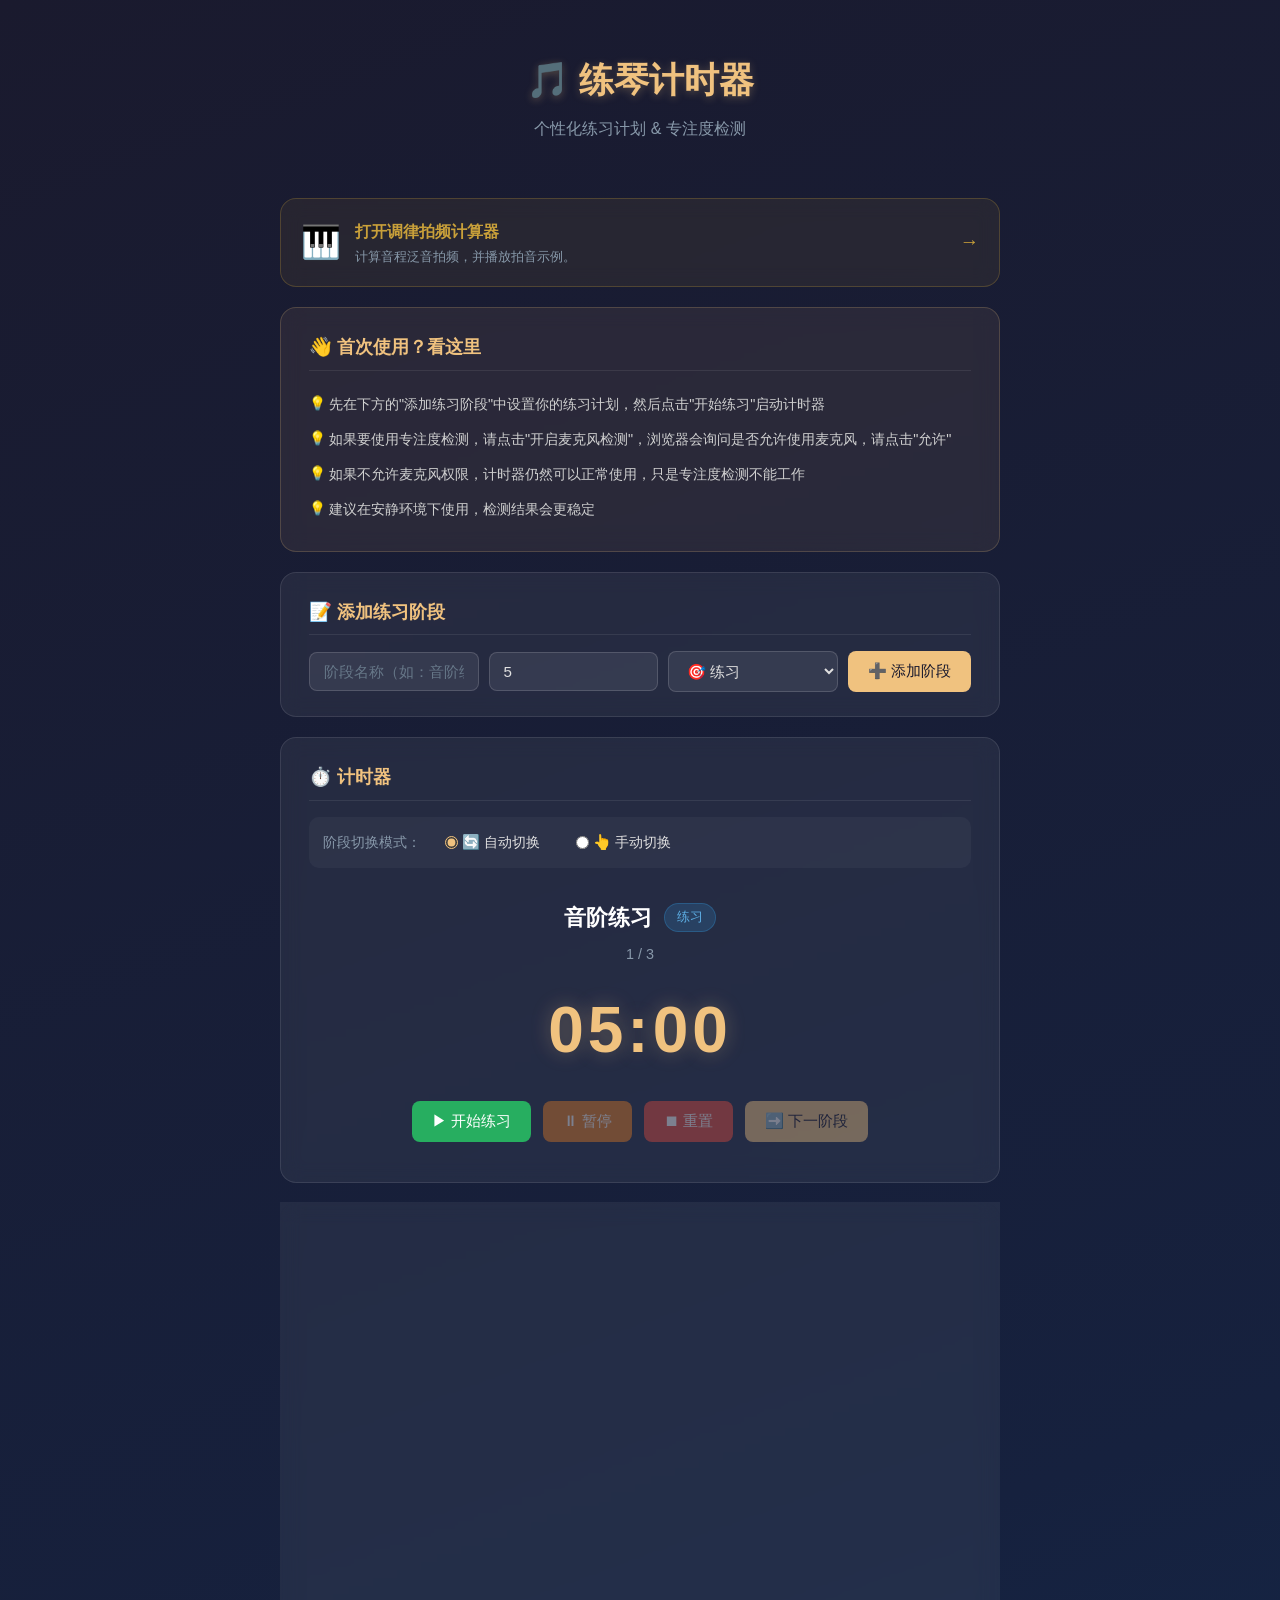
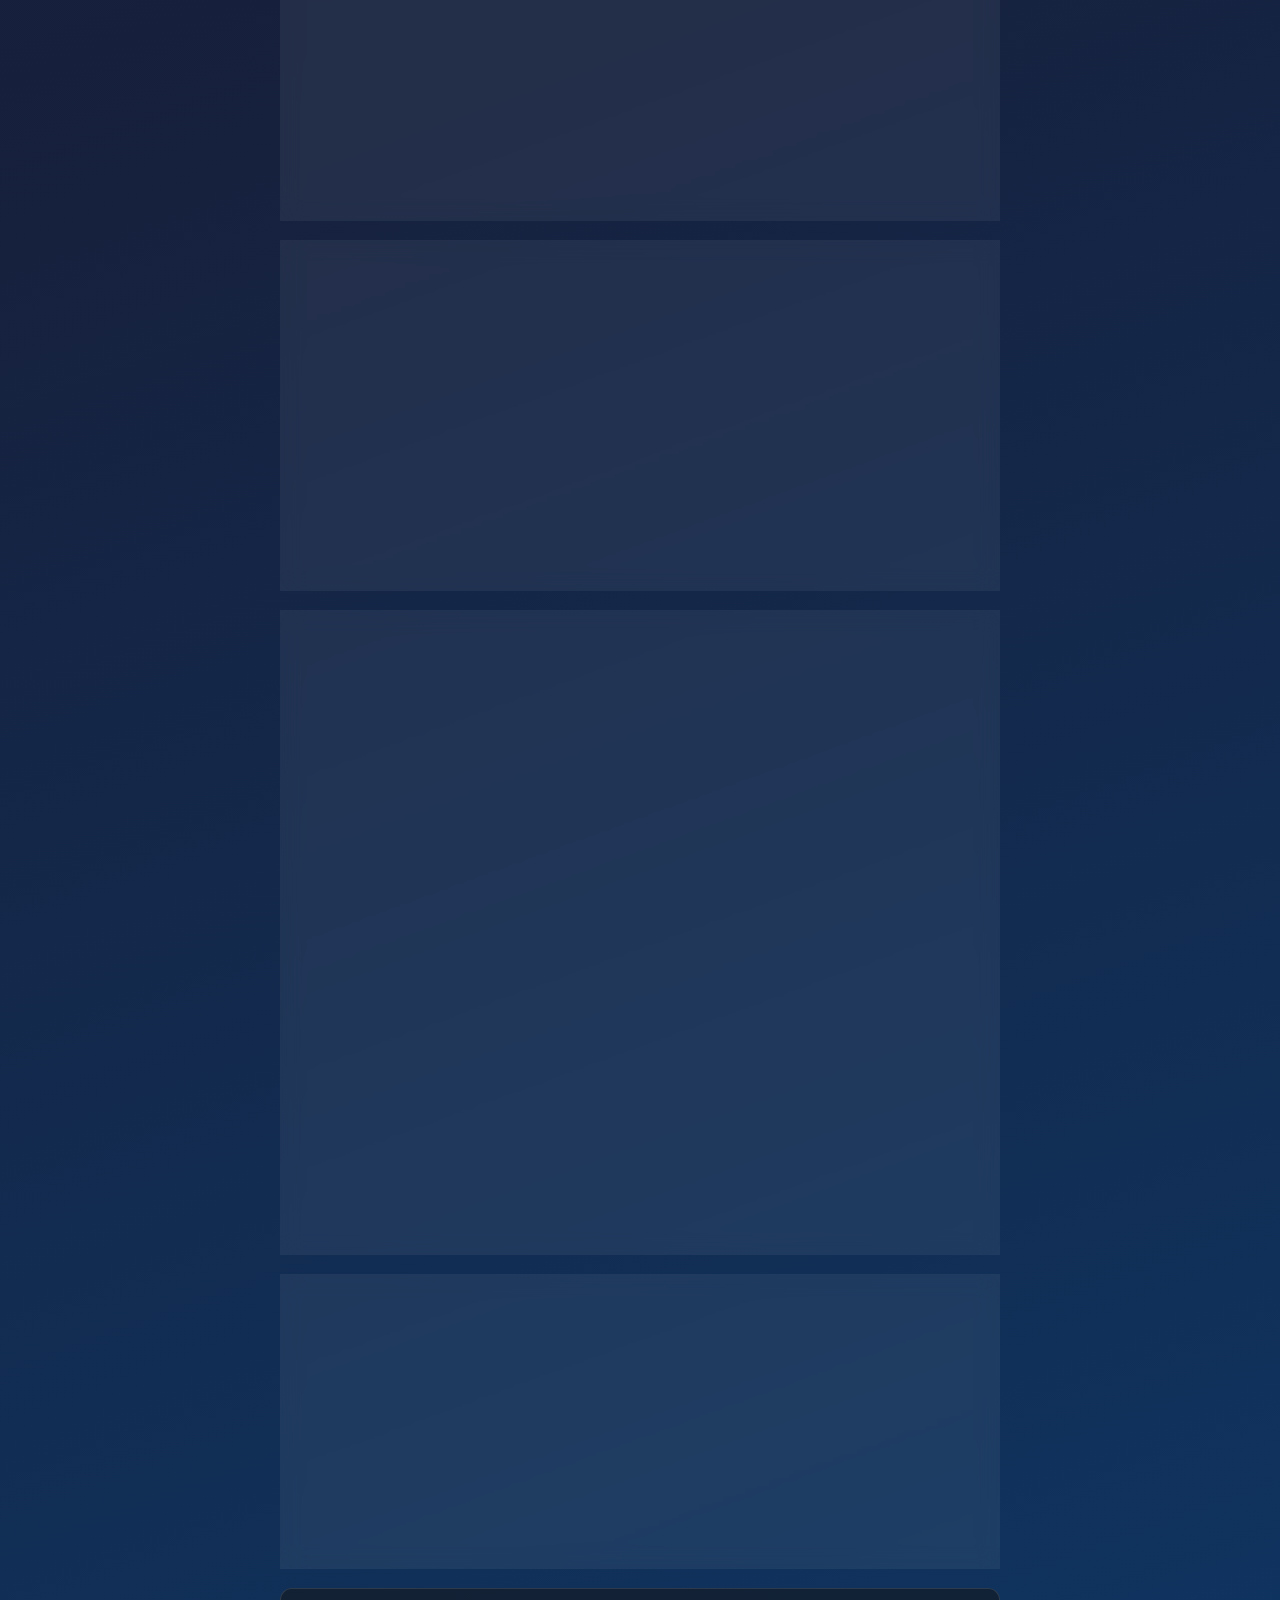
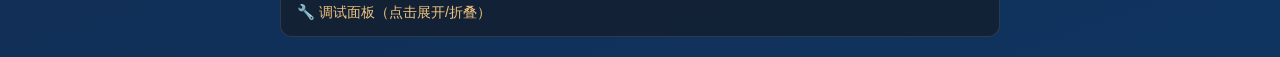
<file: index.html>
<!DOCTYPE html>
<html lang="zh-CN">
<head>
    <meta charset="UTF-8">
    <meta name="viewport" content="width=device-width, initial-scale=1.0">
    <title>个性化练琴计时器与专注度检测</title>
    <link rel="stylesheet" href="style.css">
</head>
<body>
    <div class="container">
        <!-- 页面标题 -->
        <header>
            <h1>🎵 练琴计时器</h1>
            <p class="subtitle">个性化练习计划 & 专注度检测</p>
        </header>

        <!-- 调律拍频计算器入口 -->
        <section class="tuning-entry">
            <a href="tuning.html" class="tuning-entry-link">
                <div class="tuning-entry-icon">🎹</div>
                <div class="tuning-entry-text">
                    <span class="tuning-entry-title">打开调律拍频计算器</span>
                    <span class="tuning-entry-desc">计算音程泛音拍频，并播放拍音示例。</span>
                </div>
                <div class="tuning-entry-arrow">→</div>
            </a>
        </section>

        <!-- 首次使用提示 -->
        <section class="welcome-tips">
            <h2>👋 首次使用？看这里</h2>
            <ul class="tips-list">
                <li>先在下方的"添加练习阶段"中设置你的练习计划，然后点击"开始练习"启动计时器</li>
                <li>如果要使用专注度检测，请点击"开启麦克风检测"，浏览器会询问是否允许使用麦克风，请点击"允许"</li>
                <li>如果不允许麦克风权限，计时器仍然可以正常使用，只是专注度检测不能工作</li>
                <li>建议在安静环境下使用，检测结果会更稳定</li>
            </ul>
        </section>

        <!-- 添加阶段表单 -->
        <section class="add-stage">
            <h2>📝 添加练习阶段</h2>
            <div class="form-row">
                <input type="text" id="stageName" placeholder="阶段名称（如：音阶练习）" maxlength="20">
                <input type="number" id="stageMinutes" placeholder="分钟数" min="1" max="999" value="5">
                <select id="stageType">
                    <option value="练习">🎯 练习</option>
                    <option value="休息">☕ 休息</option>
                </select>
                <button id="addBtn" class="btn btn-primary">➕ 添加阶段</button>
            </div>
        </section>


        <!-- 计时器区域 -->
        <section class="timer-section">
            <h2>⏱️ 计时器</h2>

            <!-- 阶段切换模式选择 -->
            <div class="switch-mode">
                <span class="switch-label">阶段切换模式：</span>
                <label class="switch-option">
                    <input type="radio" name="switchMode" value="auto" checked>
                    <span>🔄 自动切换</span>
                </label>
                <label class="switch-option">
                    <input type="radio" name="switchMode" value="manual">
                    <span>👆 手动切换</span>
                </label>
            </div>

            <div class="timer-display">
                <!-- 当前阶段信息 -->
                <div class="stage-info">
                    <span id="currentStageName">--</span>
                    <span class="stage-badge" id="currentStageType">--</span>
                </div>
                <!-- 进度信息 -->
                <div class="progress-info">
                    <span id="currentIndex">0</span> / <span id="totalStages">0</span>
                </div>
                <!-- 倒计时显示 -->
                <div class="countdown" id="countdown">00:00</div>
                <!-- 控制按钮 -->
                <div class="controls">
                    <button id="startBtn" class="btn btn-success">▶ 开始练习</button>
                    <button id="pauseBtn" class="btn btn-warning" disabled>⏸ 暂停</button>
                    <button id="resetBtn" class="btn btn-danger" disabled>⏹ 重置</button>
                    <button id="nextStageBtn" class="btn btn-primary" disabled>➡️ 下一阶段</button>
                </div>
                <!-- 手动模式提示（倒计时结束后显示） -->
                <div id="manualControls" class="manual-controls" style="display: none;">
                    <p class="manual-hint">当前阶段已完成，请选择操作：</p>
                    <div class="manual-buttons">
                        <button id="nextManualBtn" class="btn btn-success">➡️ 进入下一阶段</button>
                        <button id="retryBtn" class="btn btn-warning">🔁 再练一次当前阶段</button>
                        <button id="endBtn" class="btn btn-danger">⏹ 结束练习</button>
                    </div>
                </div>
            </div>

        </section>


        <!-- 专注度检测区域 -->
        <section class="focus-section">
            <h2>🎤 专注度检测</h2>

            <!-- 检测模式选择 -->
            <div class="focus-mode-select">
                <span class="switch-label">检测模式：</span>
                <label class="switch-option">
                    <input type="radio" name="focusMode" value="simple" id="modeSimple">
                    <span>🔊 简单音量检测</span>
                </label>
                <label class="switch-option">
                    <input type="radio" name="focusMode" value="piano" id="modePiano" checked>
                    <span>🎹 钢琴频段检测</span>
                </label>
            </div>

            <!-- 麦克风控制 -->
            <div class="focus-controls">
                <button id="micBtn" class="btn btn-secondary">🎙️ 开启麦克风检测</button>
                <span class="mic-status" id="micStatus">已关闭</span>
            </div>

            <!-- 音量可视化 -->
            <div class="volume-bar-container">
                <div class="volume-bar" id="volumeBar"></div>
            </div>

            <!-- 环境噪音校准 -->
            <div class="focus-controls">
                <button id="calibrateBtn" class="btn btn-secondary">🔇 环境噪音校准</button>
                <span class="mic-status" id="calibrateStatus">未校准</span>
            </div>

            <!-- 实时检测数据 -->
            <div class="focus-data-grid">
                <div class="focus-data-item">
                    <span class="focus-data-label">当前音量</span>
                    <span class="focus-data-value" id="focusDb">-- dB</span>
                </div>
                <div class="focus-data-item">
                    <span class="focus-data-label">钢琴频段占比</span>
                    <span class="focus-data-value" id="focusPianoRatio">--%</span>
                </div>
                <div class="focus-data-item">
                    <span class="focus-data-label">频谱峰值数</span>
                    <span class="focus-data-value" id="focusPeakCount">--</span>
                </div>
                <div class="focus-data-item">
                    <span class="focus-data-label">检测模式</span>
                    <span class="focus-data-value" id="focusModeLabel">钢琴频段</span>
                </div>
                <div class="focus-data-item">
                    <span class="focus-data-label">未检测时间</span>
                    <span class="focus-data-value" id="focusIdleTime">0 秒</span>
                </div>
                <div class="focus-data-item">
                    <span class="focus-data-label">专注提醒次数</span>
                    <span class="focus-data-value" id="focusReminderDisplay">0</span>
                </div>
            </div>

            <!-- 专注度状态 -->
            <div class="focus-status" id="focusStatus">等待开始检测...</div>

            <!-- 高级检测设置（可折叠） -->
            <details class="advanced-settings" id="advancedSettings">
                <summary>⚙️ 高级检测设置</summary>
                <div class="settings-grid">
                    <div class="setting-item">
                        <label>音量阈值（dB）</label>
                        <input type="number" id="settingVolumeThreshold" value="-45" min="-80" max="0" step="1">
                    </div>
                    <div class="setting-item">
                        <label>钢琴频率下限（Hz）</label>
                        <input type="number" id="settingFreqLow" value="80" min="20" max="2000" step="1">
                    </div>
                    <div class="setting-item">
                        <label>钢琴频率上限（Hz）</label>
                        <input type="number" id="settingFreqHigh" value="4200" min="200" max="8000" step="1">
                    </div>
                    <div class="setting-item">
                        <label>频段能量占比阈值（%）</label>
                        <input type="number" id="settingRatioThreshold" value="45" min="10" max="90" step="1">
                    </div>
                    <div class="setting-item">
                        <label>频谱峰值数量阈值</label>
                        <input type="number" id="settingPeakThreshold" value="3" min="1" max="20" step="1">
                    </div>
                    <div class="setting-item">
                        <label>持续检测时间（秒）</label>
                        <input type="number" id="settingHoldTime" value="1" min="0.5" max="5" step="0.5">
                    </div>
                    <div class="setting-item">
                        <label>静音提醒时间（秒）</label>
                        <input type="number" id="settingSilentTimeout" value="20" min="5" max="120" step="1">
                    </div>
                </div>
            </details>

            <!-- 说明文字 -->
            <p class="focus-disclaimer">
                ⚠️ 本功能基于音量阈值、钢琴频段能量和频谱峰值进行判断，可减少部分环境噪音误判，但不等同于专业钢琴声音识别模型。实际效果会受到麦克风质量、环境噪音、设备距离和演奏音量影响。
            </p>
        </section>


        <!-- 节拍器区域 -->
        <section class="metronome-section">
            <h2>🥁 节拍器</h2>

            <!-- 节拍器控制 -->
            <div class="metronome-controls">
                <div class="metronome-row">
                    <div class="metronome-item">
                        <label>BPM</label>
                        <input type="number" id="metronomeBpm" value="80" min="20" max="300" step="1">
                    </div>
                    <div class="metronome-item">
                        <label>拍号</label>
                        <select id="metronomeTimeSig">
                            <option value="2/4">2/4</option>
                            <option value="3/4">3/4</option>
                            <option value="4/4" selected>4/4</option>
                            <option value="6/8">6/8</option>
                        </select>
                    </div>
                    <div class="metronome-item">
                        <label>&nbsp;</label>
                        <button id="metronomeToggleBtn" class="btn btn-secondary">▶ 开启节拍器</button>
                    </div>
                    <div class="metronome-item">
                        <label>&nbsp;</label>
                        <button id="testMetronomeBtn" class="btn btn-primary" style="font-size:0.85rem;">🔊 测试节拍声音</button>
                    </div>
                </div>
                <div class="metronome-row">
                    <label class="switch-option">
                        <input type="checkbox" id="metronomeAutoToggle">
                        <span>练习阶段自动开启节拍器</span>
                    </label>
                </div>
            </div>

            <!-- 节拍视觉反馈 -->
            <div class="metronome-visual" id="metronomeVisual">
                <div class="beat-indicators" id="beatIndicators">
                    <div class="beat-dot" data-beat="1">1</div>
                    <div class="beat-dot" data-beat="2">2</div>
                    <div class="beat-dot" data-beat="3">3</div>
                    <div class="beat-dot" data-beat="4">4</div>
                </div>
                <div class="beat-info">
                    <span id="beatDisplay">--</span>
                    <span class="beat-bpm" id="bpmDisplay">-- BPM</span>
                </div>
            </div>
        </section>

        <!-- ===== 调律日志模块 ===== -->
        <section class="tuning-log-section">
            <h2>📝 调律日志</h2>
            <p class="section-desc">记录每次调律练习、维修实操和理论学习心得。</p>

            <div class="tuning-log-layout">
                <!-- 左侧：日历 -->
                <div class="log-calendar">
                    <div class="calendar-header">
                        <button id="prevMonthBtn" class="btn btn-small" title="上个月">◀</button>
                        <span id="calendarMonthYear" class="calendar-month-year"></span>
                        <button id="nextMonthBtn" class="btn btn-small" title="下个月">▶</button>
                    </div>
                    <div class="calendar-weekdays">
                        <span>日</span>
                        <span>一</span>
                        <span>二</span>
                        <span>三</span>
                        <span>四</span>
                        <span>五</span>
                        <span>六</span>
                    </div>
                    <div class="calendar-days" id="calendarDays"></div>
                </div>

                <!-- 中间：日志列表 -->
                <div class="log-list-section">
                    <h3 class="log-list-title" id="selectedDateTitle">今天</h3>
                    <div class="log-entries" id="logEntries">
                        <p class="empty-hint">这一天还没有调律日志。</p>
                    </div>
                </div>

                <!-- 右侧：表单 -->
                <div class="log-form-section">
                    <h3 class="log-form-title" id="formTitle">📄 新增日志</h3>
                    <form id="logForm" class="log-form" onsubmit="return false;">
                        <div class="log-form-group">
                            <label for="logDate">日期</label>
                            <input type="date" id="logDate">
                        </div>
                        <div class="log-form-group">
                            <label for="logTitle">标题</label>
                            <input type="text" id="logTitle" placeholder="输入日志标题" maxlength="100">
                        </div>
                        <div class="log-form-group">
                            <label for="logCategory">分类</label>
                            <select id="logCategory">
                                <option value="调律练习">🎯 调律练习</option>
                                <option value="维修实操">🔧 维修实操</option>
                                <option value="理论学习">📖 理论学习</option>
                                <option value="练琴">🎹 练琴</option>
                            </select>
                        </div>
                        <div class="log-form-group">
                            <label for="logContent">心得正文</label>
                            <textarea id="logContent" placeholder="记录调律心得、问题、方法、反思或练习总结..." rows="5"></textarea>
                        </div>
                        <div class="log-form-buttons">
                            <button type="button" id="saveLogBtn" class="btn btn-gold">💾 保存日志</button>
                            <button type="button" id="cancelEditBtn" class="btn btn-secondary" style="display:none;">取消编辑</button>
                        </div>
                    </form>
                </div>
            </div>
        </section>


        <!-- 阶段列表 -->
        <section class="stage-list-section">
            <h2>📋 阶段列表</h2>
            <ul id="stageList" class="stage-list"></ul>
        </section>
    </div>

    <!-- 练习完成总结弹窗 -->
    <div id="summaryModal" class="modal-overlay" style="display: none;">
        <div class="modal-content">
            <h2>🎉 练习完成！</h2>
            <div class="summary-stats">
                <div class="summary-item">
                    <span class="summary-icon">⏱️</span>
                    <span class="summary-label">实际练习时长</span>
                    <span class="summary-value" id="summaryTotalTime">0 分钟</span>
                </div>
                <div class="summary-item">
                    <span class="summary-icon">📋</span>
                    <span class="summary-label">完成阶段数</span>
                    <span class="summary-value" id="summaryStageCount">0 / 0</span>
                </div>
                <div class="summary-item">
                    <span class="summary-icon">⏩</span>
                    <span class="summary-label">提前切换次数</span>
                    <span class="summary-value" id="summarySkipCount">0</span>
                </div>
                <div class="summary-item">
                    <span class="summary-icon">🎤</span>
                    <span class="summary-label">专注提醒次数</span>
                    <span class="summary-value" id="summaryFocusCount">0</span>
                </div>
                <div class="summary-item">
                    <span class="summary-icon">🥁</span>
                    <span class="summary-label">节拍器使用</span>
                    <span class="summary-value" id="summaryMetronomeUsed">否</span>
                </div>
                <div class="summary-item">
                    <span class="summary-icon">🏆</span>
                    <span class="summary-label">完成状态</span>
                    <span class="summary-value" id="summaryStatus">全部完成</span>
                </div>
            </div>
            <div class="modal-buttons">
                <button id="restartBtn" class="btn btn-success">🔄 重新开始</button>
                <button id="closeModalBtn" class="btn btn-secondary">关闭</button>
            </div>
        </div>
    </div>

    <script src="script.js"></script>
</body>

</html>
</file>
<file: style.css>
/* ===== 全局重置与基础样式 ===== */
* {
    margin: 0;
    padding: 0;
    box-sizing: border-box;
}

body {
    font-family: -apple-system, BlinkMacSystemFont, "Segoe UI", "PingFang SC",
        "Microsoft YaHei", "Helvetica Neue", Arial, sans-serif;
    background: linear-gradient(160deg, #1a1a2e 0%, #16213e 50%, #0f3460 100%);
    min-height: 100vh;
    color: #e0e0e0;
    line-height: 1.6;
    padding: 20px;
}

/* ===== 容器 ===== */
.container {
    max-width: 720px;
    margin: 0 auto;
}

/* ===== 页头 ===== */
header {
    text-align: center;
    margin-bottom: 32px;
    padding: 32px 0 24px;
}

header h1 {
    font-size: 2.2rem;
    color: #f0c27f;
    margin-bottom: 8px;
    text-shadow: 0 2px 8px rgba(240, 194, 127, 0.3);
}

.subtitle {
    font-size: 1rem;
    color: #8899aa;
}

/* ===== 调律拍频计算器入口 ===== */
.tuning-entry {
    background: rgba(201, 160, 58, 0.08);
    border: 1px solid rgba(201, 160, 58, 0.25);
    border-radius: 16px;
    padding: 0;
    margin-bottom: 20px;
    transition: all 0.2s;
}
.tuning-entry:hover {
    background: rgba(201, 160, 58, 0.14);
    border-color: rgba(201, 160, 58, 0.4);
}
.tuning-entry-link {
    display: flex;
    align-items: center;
    gap: 14px;
    padding: 18px 20px;
    text-decoration: none;
    color: inherit;
}
.tuning-entry-icon {
    font-size: 2rem;
    flex-shrink: 0;
}
.tuning-entry-text {
    flex: 1;
    display: flex;
    flex-direction: column;
    gap: 3px;
}
.tuning-entry-title {
    font-size: 1rem;
    font-weight: 600;
    color: #c9a03a;
}
.tuning-entry-desc {
    font-size: 0.8rem;
    color: #8899aa;
    line-height: 1.4;
}
.tuning-entry-arrow {
    font-size: 1.2rem;
    color: #c9a03a;
    flex-shrink: 0;
    transition: transform 0.2s;
}
.tuning-entry:hover .tuning-entry-arrow {
    transform: translateX(4px);
}

/* ===== 首次使用提示 ===== */
.welcome-tips {
    background: rgba(240, 194, 127, 0.08);
    border: 1px solid rgba(240, 194, 127, 0.2);
}

.tips-list {
    list-style: none;
    padding: 0;
}

.tips-list li {
    padding: 6px 0;
    padding-left: 20px;
    position: relative;
    color: #d0d0d0;
    font-size: 0.9rem;
    line-height: 1.6;
}

.tips-list li::before {
    content: "💡";
    position: absolute;
    left: 0;
    top: 6px;
    font-size: 0.85rem;
}

/* ===== 通用卡片区域 ===== */
section {
    background: rgba(255, 255, 255, 0.06);
    backdrop-filter: blur(10px);
    border: 1px solid rgba(255, 255, 255, 0.1);
    border-radius: 16px;
    padding: 24px 28px;
    margin-bottom: 20px;
}

h2 {
    font-size: 1.15rem;
    color: #f0c27f;
    margin-bottom: 16px;
    padding-bottom: 8px;
    border-bottom: 1px solid rgba(255, 255, 255, 0.08);
}

/* ===== 表单样式 ===== */
.form-row {
    display: flex;
    flex-wrap: wrap;
    gap: 10px;
    align-items: center;
}

.form-row input,
.form-row select {
    flex: 1;
    min-width: 120px;
    padding: 10px 14px;
    border: 1px solid rgba(255, 255, 255, 0.15);
    border-radius: 8px;
    background: rgba(255, 255, 255, 0.08);
    color: #e0e0e0;
    font-size: 0.95rem;
    outline: none;
    transition: border-color 0.2s;
}

.form-row input::placeholder {
    color: #667788;
}

.form-row input:focus,
.form-row select:focus {
    border-color: #f0c27f;
}

.form-row select option {
    background: #1a1a2e;
    color: #e0e0e0;
}

/* ===== 按钮通用样式 ===== */
.btn {
    padding: 10px 20px;
    border: none;
    border-radius: 8px;
    font-size: 0.95rem;
    cursor: pointer;
    transition: all 0.2s;
    font-weight: 500;
    white-space: nowrap;
}

.btn:disabled {
    opacity: 0.4;
    cursor: not-allowed;
}

.btn-primary {
    background: #f0c27f;
    color: #1a1a2e;
}
.btn-primary:hover:not(:disabled) {
    background: #e5b06a;
    transform: translateY(-1px);
}

.btn-success {
    background: #27ae60;
    color: #fff;
}
.btn-success:hover:not(:disabled) {
    background: #219a52;
    transform: translateY(-1px);
}

.btn-warning {
    background: #e67e22;
    color: #fff;
}
.btn-warning:hover:not(:disabled) {
    background: #d35400;
    transform: translateY(-1px);
}

.btn-danger {
    background: #e74c3c;
    color: #fff;
}
.btn-danger:hover:not(:disabled) {
    background: #c0392b;
    transform: translateY(-1px);
}

.btn-gold {
    background: #c9a03a;
    color: #0a0a0a;
}
.btn-gold:hover:not(:disabled) {
    background: #b8922e;
    transform: translateY(-1px);
}

.btn-secondary {
    background: rgba(255, 255, 255, 0.1);
    color: #e0e0e0;
    border: 1px solid rgba(255, 255, 255, 0.15);
}
.btn-secondary:hover:not(:disabled) {
    background: rgba(255, 255, 255, 0.18);
}

/* ===== 阶段切换模式选择 ===== */
.switch-mode {
    display: flex;
    align-items: center;
    gap: 12px;
    margin-bottom: 16px;
    padding: 10px 14px;
    background: rgba(255, 255, 255, 0.04);
    border-radius: 10px;
    flex-wrap: wrap;
}

.switch-label {
    font-size: 0.9rem;
    color: #8899aa;
}

.switch-option {
    display: flex;
    align-items: center;
    gap: 4px;
    cursor: pointer;
    font-size: 0.9rem;
    color: #e0e0e0;
    padding: 4px 12px;
    border-radius: 6px;
    transition: background 0.2s;
}

.switch-option:hover {
    background: rgba(255, 255, 255, 0.08);
}

.switch-option input[type="radio"] {
    accent-color: #f0c27f;
}

/* ===== 手动切换模式按钮 ===== */
.manual-controls {
    margin-top: 16px;
    padding: 16px;
    border-radius: 10px;
    background: rgba(240, 194, 127, 0.08);
    border: 1px solid rgba(240, 194, 127, 0.2);
}

.manual-hint {
    font-size: 0.95rem;
    color: #f0c27f;
    margin-bottom: 12px;
    text-align: center;
}

.manual-buttons {
    display: flex;
    justify-content: center;
    gap: 10px;
    flex-wrap: wrap;
}

/* ===== 计时器区域 ===== */
.timer-display {
    text-align: center;
    padding: 16px 0;
}

.stage-info {
    display: flex;
    align-items: center;
    justify-content: center;
    gap: 12px;
    margin-bottom: 8px;
}

#currentStageName {
    font-size: 1.4rem;
    font-weight: 600;
    color: #fff;
}

.stage-badge {
    font-size: 0.8rem;
    padding: 3px 12px;
    border-radius: 20px;
    background: rgba(255, 255, 255, 0.1);
    border: 1px solid rgba(255, 255, 255, 0.2);
}

.progress-info {
    font-size: 0.9rem;
    color: #8899aa;
    margin-bottom: 12px;
}

.countdown {
    font-size: 4rem;
    font-weight: 700;
    color: #f0c27f;
    font-variant-numeric: tabular-nums;
    letter-spacing: 4px;
    margin-bottom: 20px;
    text-shadow: 0 0 20px rgba(240, 194, 127, 0.3);
}

.controls {
    display: flex;
    justify-content: center;
    gap: 12px;
    flex-wrap: wrap;
}

/* ===== 专注度检测区域 ===== */

/* 检测模式选择 */
.focus-mode-select {
    display: flex;
    align-items: center;
    gap: 12px;
    margin-bottom: 16px;
    padding: 10px 14px;
    background: rgba(255, 255, 255, 0.04);
    border-radius: 10px;
    flex-wrap: wrap;
}

/* 实时检测数据网格 */
.focus-data-grid {
    display: grid;
    grid-template-columns: repeat(auto-fit, minmax(110px, 1fr));
    gap: 8px;
    margin-bottom: 12px;
}

.focus-data-item {
    background: rgba(255, 255, 255, 0.04);
    border: 1px solid rgba(255, 255, 255, 0.06);
    border-radius: 8px;
    padding: 8px 10px;
    text-align: center;
}

.focus-data-label {
    display: block;
    font-size: 0.75rem;
    color: #8899aa;
    margin-bottom: 2px;
}

.focus-data-value {
    display: block;
    font-size: 0.95rem;
    font-weight: 600;
    color: #e0e0e0;
}

/* 高级检测设置 */
.advanced-settings {
    margin-top: 12px;
    margin-bottom: 12px;
    background: rgba(255, 255, 255, 0.03);
    border: 1px solid rgba(255, 255, 255, 0.08);
    border-radius: 10px;
    padding: 0;
    backdrop-filter: none;
}

.advanced-settings summary {
    cursor: pointer;
    padding: 10px 14px;
    font-size: 0.9rem;
    color: #8899aa;
    user-select: none;
}

.advanced-settings summary:hover {
    color: #f0c27f;
}

.settings-grid {
    display: grid;
    grid-template-columns: repeat(auto-fit, minmax(140px, 1fr));
    gap: 10px;
    padding: 0 14px 14px;
}

.setting-item {
    display: flex;
    flex-direction: column;
    gap: 4px;
}

.setting-item label {
    font-size: 0.8rem;
    color: #8899aa;
}

.setting-item input {
    padding: 6px 10px;
    border: 1px solid rgba(255, 255, 255, 0.12);
    border-radius: 6px;
    background: rgba(255, 255, 255, 0.06);
    color: #e0e0e0;
    font-size: 0.85rem;
    outline: none;
}

.setting-item input:focus {
    border-color: #f0c27f;
}

/* 说明文字 */
.focus-disclaimer {
    font-size: 0.78rem;
    color: #667788;
    line-height: 1.5;
    margin-top: 8px;
    padding: 8px 10px;
    background: rgba(255, 255, 255, 0.03);
    border-radius: 6px;
    border-left: 3px solid rgba(240, 194, 127, 0.3);
}

/* 专注度状态颜色 */
.focus-status.idle {
    color: #8899aa;
    background: rgba(255, 255, 255, 0.04);
    border: 1px solid rgba(255, 255, 255, 0.08);
}

.focus-status.practicing {
    color: #27ae60;
    background: rgba(39, 174, 96, 0.12);
    border: 1px solid rgba(39, 174, 96, 0.25);
}

.focus-status.low-volume {
    color: #95a5a6;
    background: rgba(149, 165, 166, 0.1);
    border: 1px solid rgba(149, 165, 166, 0.15);
}

.focus-status.not-piano {
    color: #f39c12;
    background: rgba(243, 156, 18, 0.12);
    border: 1px solid rgba(243, 156, 18, 0.25);
}

.focus-status.warning {
    color: #e74c3c;
    background: rgba(231, 76, 60, 0.15);
    border: 1px solid rgba(231, 76, 60, 0.3);
}

/* 保留旧类名兼容 */
.focus-controls {
    display: flex;
    align-items: center;
    gap: 12px;
    margin-bottom: 16px;
    flex-wrap: wrap;
}

.mic-status {
    font-size: 0.85rem;
    color: #8899aa;
}

/* 音量条 */
.volume-bar-container {
    height: 8px;
    background: rgba(255, 255, 255, 0.08);
    border-radius: 4px;
    overflow: hidden;
    margin-bottom: 12px;
}

.volume-bar {
    height: 100%;
    width: 0%;
    background: linear-gradient(90deg, #27ae60, #f0c27f, #e74c3c);
    border-radius: 4px;
    transition: width 0.1s ease;
}

.focus-status {
    font-size: 0.9rem;
    color: #8899aa;
    padding: 8px 12px;
    border-radius: 8px;
    background: rgba(255, 255, 255, 0.04);
    text-align: center;
}

.focus-status.warning {
    color: #e74c3c;
    background: rgba(231, 76, 60, 0.15);
    border: 1px solid rgba(231, 76, 60, 0.3);
}

.focus-status.ok {
    color: #27ae60;
    background: rgba(39, 174, 96, 0.1);
    border: 1px solid rgba(39, 174, 96, 0.2);
}

/* ===== 阶段列表 ===== */
.stage-list {
    list-style: none;
}

.stage-list li {
    display: flex;
    align-items: center;
    justify-content: space-between;
    padding: 12px 16px;
    margin-bottom: 8px;
    border-radius: 10px;
    background: rgba(255, 255, 255, 0.04);
    border: 1px solid rgba(255, 255, 255, 0.06);
    transition: all 0.2s;
}

.stage-list li:hover {
    background: rgba(255, 255, 255, 0.08);
}

.stage-list li.active {
    border-color: #f0c27f;
    background: rgba(240, 194, 127, 0.1);
    box-shadow: 0 0 12px rgba(240, 194, 127, 0.1);
}

.stage-list li.completed {
    opacity: 0.5;
}

.stage-list .stage-item-name {
    font-weight: 500;
}

.stage-list .stage-item-type {
    font-size: 0.8rem;
    padding: 2px 10px;
    border-radius: 12px;
    background: rgba(255, 255, 255, 0.08);
}

.stage-list .stage-item-time {
    color: #8899aa;
    font-size: 0.9rem;
}

.stage-list .delete-btn {
    background: none;
    border: none;
    color: #e74c3c;
    cursor: pointer;
    font-size: 1.1rem;
    padding: 4px 8px;
    border-radius: 6px;
    transition: background 0.2s;
}

.stage-list .delete-btn:hover {
    background: rgba(231, 76, 60, 0.2);
}

/* ===== 阶段列表 - 已完成勾选标记 ===== */
.stage-list li.completed .stage-item-name::before {
    content: "✅ ";
}

.stage-list li.completed {
    opacity: 0.6;
}

/* 练习类型标签 - 蓝色 */
.stage-list .stage-item-type[data-type="练习"],
.stage-badge[data-type="练习"] {
    background: rgba(52, 152, 219, 0.2);
    border-color: rgba(52, 152, 219, 0.3);
    color: #5dade2;
}

/* 休息类型标签 - 橙色 */
.stage-list .stage-item-type[data-type="休息"],
.stage-badge[data-type="休息"] {
    background: rgba(230, 126, 34, 0.2);
    border-color: rgba(230, 126, 34, 0.3);
    color: #e67e22;
}

/* ===== 总结弹窗 ===== */
.modal-overlay {
    position: fixed;
    top: 0;
    left: 0;
    width: 100%;
    height: 100%;
    background: rgba(0, 0, 0, 0.7);
    backdrop-filter: blur(6px);
    display: flex;
    align-items: center;
    justify-content: center;
    z-index: 1000;
    padding: 20px;
}

.modal-content {
    background: #1a1a2e;
    border: 1px solid rgba(255, 255, 255, 0.15);
    border-radius: 20px;
    padding: 32px;
    max-width: 440px;
    width: 100%;
    box-shadow: 0 20px 60px rgba(0, 0, 0, 0.5);
    animation: modalIn 0.3s ease;
}

@keyframes modalIn {
    from {
        opacity: 0;
        transform: scale(0.9) translateY(20px);
    }
    to {
        opacity: 1;
        transform: scale(1) translateY(0);
    }
}

.modal-content h2 {
    text-align: center;
    font-size: 1.5rem;
    border-bottom: none;
    margin-bottom: 24px;
}

.summary-stats {
    display: grid;
    grid-template-columns: 1fr 1fr;
    gap: 12px;
    margin-bottom: 24px;
}

.summary-item {
    background: rgba(255, 255, 255, 0.04);
    border: 1px solid rgba(255, 255, 255, 0.08);
    border-radius: 12px;
    padding: 16px;
    text-align: center;
}

.summary-icon {
    display: block;
    font-size: 1.5rem;
    margin-bottom: 6px;
}

.summary-label {
    display: block;
    font-size: 0.8rem;
    color: #8899aa;
    margin-bottom: 4px;
}

.summary-value {
    display: block;
    font-size: 1.1rem;
    font-weight: 600;
    color: #f0c27f;
}

.modal-buttons {
    display: flex;
    gap: 12px;
    justify-content: center;
}

.modal-buttons .btn {
    flex: 1;
    max-width: 180px;
}

/* ===== 空状态提示 ===== */
.empty-hint {
    text-align: center;
    color: #667788;
    padding: 20px;
    font-size: 0.9rem;
}

/* ===== 节拍器区域 ===== */
.metronome-controls {
    margin-bottom: 16px;
}

.metronome-row {
    display: flex;
    align-items: center;
    gap: 12px;
    margin-bottom: 10px;
    flex-wrap: wrap;
}

.metronome-item {
    display: flex;
    flex-direction: column;
    gap: 4px;
    min-width: 80px;
}

.metronome-item label {
    font-size: 0.8rem;
    color: #8899aa;
}

.metronome-item input,
.metronome-item select {
    padding: 8px 10px;
    border: 1px solid rgba(255, 255, 255, 0.12);
    border-radius: 6px;
    background: rgba(255, 255, 255, 0.06);
    color: #e0e0e0;
    font-size: 0.9rem;
    outline: none;
    width: 100%;
}

.metronome-item input:focus,
.metronome-item select:focus {
    border-color: #f0c27f;
}

.metronome-item select option {
    background: #1a1a2e;
    color: #e0e0e0;
}

/* 节拍视觉反馈 */
.metronome-visual {
    text-align: center;
    padding: 16px;
    background: rgba(255, 255, 255, 0.03);
    border-radius: 12px;
    border: 1px solid rgba(255, 255, 255, 0.06);
}

.beat-indicators {
    display: flex;
    justify-content: center;
    gap: 12px;
    margin-bottom: 12px;
}

.beat-dot {
    width: 44px;
    height: 44px;
    border-radius: 50%;
    background: rgba(255, 255, 255, 0.08);
    border: 2px solid rgba(255, 255, 255, 0.15);
    display: flex;
    align-items: center;
    justify-content: center;
    font-size: 0.9rem;
    font-weight: 600;
    color: #667788;
    transition: all 0.1s ease;
}

.beat-dot.active-strong {
    background: #f0c27f;
    border-color: #f0c27f;
    color: #1a1a2e;
    transform: scale(1.2);
    box-shadow: 0 0 16px rgba(240, 194, 127, 0.5);
}

.beat-dot.active-weak {
    background: rgba(240, 194, 127, 0.3);
    border-color: rgba(240, 194, 127, 0.5);
    color: #f0c27f;
    transform: scale(1.05);
}

.beat-info {
    display: flex;
    align-items: center;
    justify-content: center;
    gap: 12px;
}

#beatDisplay {
    font-size: 1.2rem;
    font-weight: 600;
    color: #f0c27f;
}

.beat-bpm {
    font-size: 0.9rem;
    color: #8899aa;
}

/* 环境噪音偏高状态 */
.focus-status.high-noise {
    color: #e67e22;
    background: rgba(230, 126, 34, 0.12);
    border: 1px solid rgba(230, 126, 34, 0.25);
}

/* ===== 响应式 ===== */
/* ===== 调律日志模块 ===== */
.tuning-log-section {
    margin-bottom: 20px;
}

.section-desc {
    font-size: 0.85rem;
    color: #8899aa;
    margin-bottom: 16px;
    line-height: 1.5;
}

.tuning-log-layout {
    display: grid;
    grid-template-columns: 280px 1fr 1fr;
    gap: 16px;
}

/* ===== 日历组件 ===== */
.log-calendar {
    background: rgba(255, 255, 255, 0.04);
    border: 1px solid rgba(255, 255, 255, 0.08);
    border-radius: 12px;
    padding: 14px;
}

.calendar-header {
    display: flex;
    align-items: center;
    justify-content: space-between;
    margin-bottom: 12px;
}

.calendar-month-year {
    font-size: 0.95rem;
    font-weight: 600;
    color: #f0c27f;
}

.btn-small {
    padding: 6px 12px;
    border: 1px solid rgba(255, 255, 255, 0.12);
    border-radius: 6px;
    background: rgba(255, 255, 255, 0.06);
    color: #e0e0e0;
    font-size: 0.85rem;
    cursor: pointer;
    transition: all 0.2s;
    line-height: 1;
}

.btn-small:hover {
    background: rgba(255, 255, 255, 0.14);
    border-color: #f0c27f;
}

.calendar-weekdays {
    display: grid;
    grid-template-columns: repeat(7, 1fr);
    text-align: center;
    margin-bottom: 6px;
}

.calendar-weekdays span {
    font-size: 0.75rem;
    color: #667788;
    padding: 4px 0;
    font-weight: 500;
}

.calendar-days {
    display: grid;
    grid-template-columns: repeat(7, 1fr);
    gap: 2px;
}

.calendar-day {
    aspect-ratio: 1;
    display: flex;
    align-items: center;
    justify-content: center;
    font-size: 0.82rem;
    color: #c0c0c0;
    border-radius: 8px;
    cursor: pointer;
    transition: all 0.15s;
    position: relative;
    user-select: none;
}

.calendar-day:hover {
    background: rgba(255, 255, 255, 0.1);
}

.calendar-day.empty {
    cursor: default;
}

.calendar-day.empty:hover {
    background: transparent;
}

.calendar-day.other-month {
    color: #444;
}

.calendar-day.today {
    font-weight: 700;
    color: #f0c27f;
}

.calendar-day.today::after {
    content: '';
    position: absolute;
    bottom: 3px;
    left: 50%;
    transform: translateX(-50%);
    width: 4px;
    height: 4px;
    border-radius: 50%;
    background: #f0c27f;
    opacity: 0.5;
}

.calendar-day.selected {
    background: rgba(240, 194, 127, 0.2);
    border: 1px solid #f0c27f;
    color: #f0c27f;
    font-weight: 600;
}

.calendar-day.has-log::after {
    content: '';
    position: absolute;
    bottom: 3px;
    left: 50%;
    transform: translateX(-50%);
    width: 5px;
    height: 5px;
    border-radius: 50%;
    background: #27ae60;
}

.calendar-day.selected.has-log::after {
    background: #f0c27f;
}

.calendar-day.today.has-log::after {
    width: 5px;
    height: 5px;
    background: #27ae60;
    opacity: 1;
}

/* ===== 日志列表 ===== */
.log-list-section {
    background: rgba(255, 255, 255, 0.04);
    border: 1px solid rgba(255, 255, 255, 0.08);
    border-radius: 12px;
    padding: 14px;
    min-height: 200px;
    max-height: 420px;
    overflow-y: auto;
}

.log-list-title {
    font-size: 0.95rem;
    color: #f0c27f;
    margin-bottom: 12px;
    padding-bottom: 8px;
    border-bottom: 1px solid rgba(255, 255, 255, 0.08);
}

.log-entries {
    display: flex;
    flex-direction: column;
    gap: 8px;
}

.log-entry {
    background: rgba(255, 255, 255, 0.04);
    border: 1px solid rgba(255, 255, 255, 0.08);
    border-radius: 10px;
    padding: 12px 14px;
    transition: all 0.2s;
    cursor: pointer;
    word-break: break-word;
    overflow-wrap: break-word;
    max-width: 100%;
    box-sizing: border-box;
}

.log-entry:hover {
    background: rgba(255, 255, 255, 0.08);
    border-color: rgba(255, 255, 255, 0.15);
}

.log-entry-header {
    display: flex;
    align-items: flex-start;
    justify-content: space-between;
    gap: 8px;
    margin-bottom: 6px;
}

.log-entry-title {
    font-size: 0.9rem;
    font-weight: 600;
    color: #e0e0e0;
    flex: 1;
    line-height: 1.4;
}

.log-entry-category {
    font-size: 0.7rem;
    padding: 2px 10px;
    border-radius: 12px;
    background: rgba(240, 194, 127, 0.15);
    color: #f0c27f;
    white-space: nowrap;
    flex-shrink: 0;
}

.log-entry-category[data-category="调律练习"] {
    background: rgba(52, 152, 219, 0.2);
    color: #5dade2;
}

.log-entry-category[data-category="维修实操"] {
    background: rgba(231, 76, 60, 0.2);
    color: #e74c3c;
}

.log-entry-category[data-category="理论学习"] {
    background: rgba(46, 204, 113, 0.2);
    color: #2ecc71;
}

.log-entry-category[data-category="练琴"] {
    background: rgba(155, 89, 182, 0.2);
    color: #bb8fce;
}

.log-entry-date {
    font-size: 0.72rem;
    color: #667788;
    margin-bottom: 4px;
}

.log-entry-summary {
    font-size: 0.8rem;
    color: #8899aa;
    line-height: 1.5;
    display: -webkit-box;
    -webkit-line-clamp: 2;
    -webkit-box-orient: vertical;
    overflow: hidden;
}

.log-entry-actions {
    display: flex;
    gap: 6px;
    margin-top: 8px;
    justify-content: flex-end;
}

.log-entry-actions .btn {
    padding: 4px 12px;
    font-size: 0.75rem;
    border-radius: 6px;
}

/* ===== 日志表单 ===== */
.log-form-section {
    background: rgba(255, 255, 255, 0.04);
    border: 1px solid rgba(255, 255, 255, 0.08);
    border-radius: 12px;
    padding: 14px;
}

.log-form-title {
    font-size: 0.95rem;
    color: #f0c27f;
    margin-bottom: 12px;
    padding-bottom: 8px;
    border-bottom: 1px solid rgba(255, 255, 255, 0.08);
}

.log-form {
    display: flex;
    flex-direction: column;
    gap: 10px;
}

.log-form-group {
    display: flex;
    flex-direction: column;
    gap: 4px;
}

.log-form-group label {
    font-size: 0.8rem;
    color: #8899aa;
    font-weight: 500;
}

.log-form-group input,
.log-form-group select,
.log-form-group textarea {
    padding: 10px 12px;
    border: 1px solid rgba(255, 255, 255, 0.15);
    border-radius: 8px;
    background: rgba(255, 255, 255, 0.08);
    color: #e0e0e0;
    font-size: 0.9rem;
    outline: none;
    transition: border-color 0.2s;
    font-family: inherit;
    width: 100%;
}

.log-form-group input:focus,
.log-form-group select:focus,
.log-form-group textarea:focus {
    border-color: #f0c27f;
}

.log-form-group select option {
    background: #1a1a2e;
    color: #e0e0e0;
}

.log-form-group textarea {
    resize: vertical;
    min-height: 80px;
    line-height: 1.5;
}

.log-form-group input::placeholder,
.log-form-group textarea::placeholder {
    color: #667788;
}

.log-form-buttons {
    display: flex;
    gap: 8px;
    margin-top: 4px;
}

.log-form-buttons .btn {
    flex: 1;
    padding: 10px 16px;
    font-size: 0.85rem;
}

/* ===== 日志详情弹窗 ===== */
.log-detail-overlay {
    position: fixed;
    top: 0;
    left: 0;
    width: 100%;
    height: 100%;
    background: rgba(0, 0, 0, 0.7);
    backdrop-filter: blur(6px);
    display: flex;
    align-items: center;
    justify-content: center;
    z-index: 1000;
    padding: 20px;
}

.log-detail-content {
    background: #1a1a2e;
    border: 1px solid rgba(255, 255, 255, 0.15);
    border-radius: 20px;
    padding: 28px;
    max-width: 520px;
    width: 100%;
    box-shadow: 0 20px 60px rgba(0, 0, 0, 0.5);
    animation: modalIn 0.3s ease;
    max-height: 80vh;
    overflow-y: auto;
}

.log-detail-content h2 {
    font-size: 1.2rem;
    color: #f0c27f;
    margin-bottom: 6px;
    border-bottom: none;
    padding-bottom: 0;
}

.log-detail-meta {
    display: flex;
    align-items: center;
    gap: 10px;
    margin-bottom: 16px;
    flex-wrap: wrap;
}

.log-detail-date {
    font-size: 0.8rem;
    color: #667788;
}

.log-detail-category {
    font-size: 0.75rem;
    padding: 2px 10px;
    border-radius: 12px;
    background: rgba(240, 194, 127, 0.15);
    color: #f0c27f;
}

.log-detail-body {
    font-size: 0.9rem;
    color: #d0d0d0;
    line-height: 1.8;
    white-space: pre-wrap;
    word-wrap: break-word;
}

.log-detail-close {
    margin-top: 20px;
    text-align: center;
}

/* ===== 响应式 - 调律日志 ===== */
@media (max-width: 900px) {
    .tuning-log-layout {
        grid-template-columns: 1fr 1fr;
    }
    .log-calendar {
        grid-column: 1 / -1;
    }
}

@media (max-width: 600px) {
    .tuning-log-layout {
        grid-template-columns: 1fr;
    }
    .log-calendar {
        grid-column: 1;
    }
    .log-list-section {
        max-height: 300px;
    }
    .log-detail-content {
        padding: 20px;
        margin: 10px;
    }
}

@media (max-width: 600px) {
    body {
        padding: 12px;
    }

    header h1 {
        font-size: 1.6rem;
    }

    .form-row {
        flex-direction: column;
    }

    .form-row input,
    .form-row select,
    .form-row .btn {
        width: 100%;
        min-width: unset;
    }

    .countdown {
        font-size: 3rem;
    }

    .controls .btn {
        flex: 1;
        min-width: 80px;
    }
}
</file>
